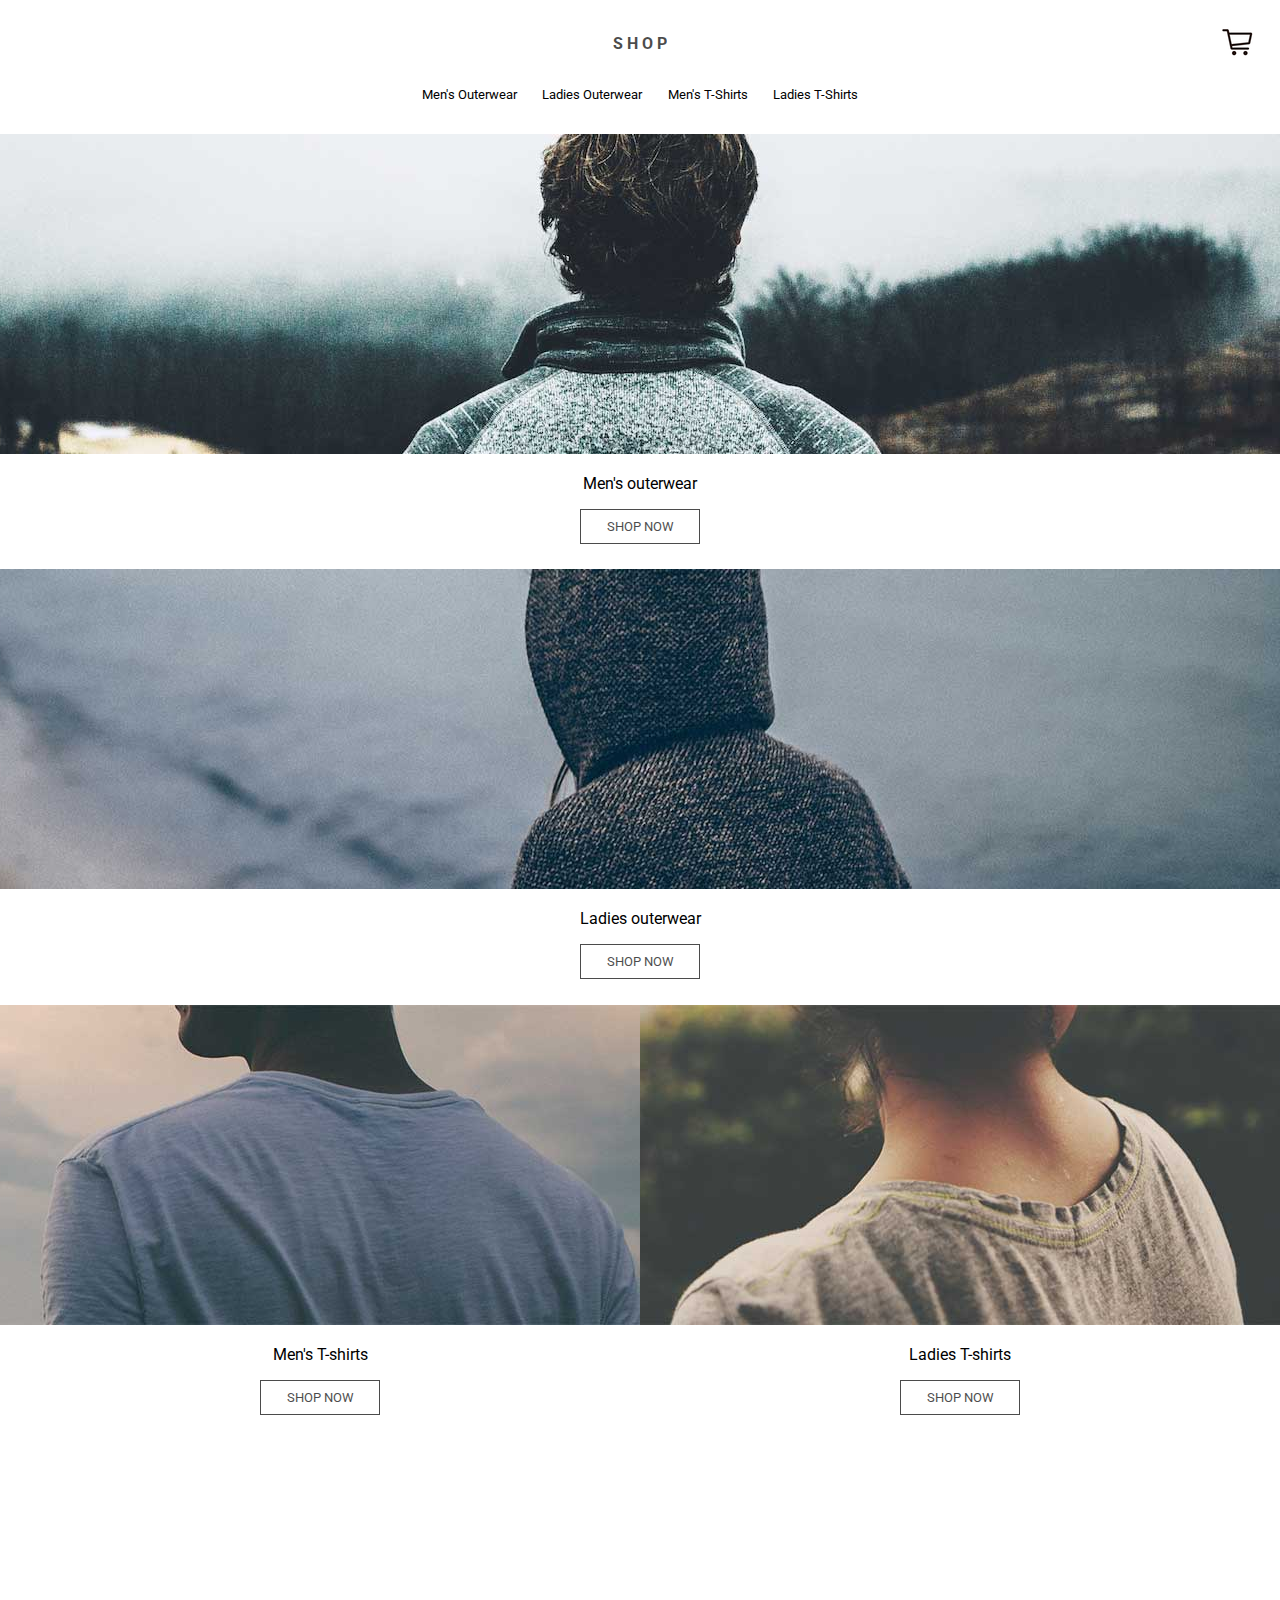
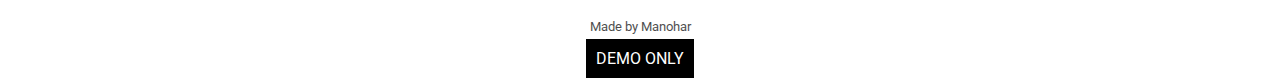
<file: index.html>
<!DOCTYPE html>
<html>
<head>
	<meta charset="utf-8" />
	<meta http-equiv="X-UA-Compatible" content="IE=edge">
	<title>Home-SHOP</title>
	<meta name="viewport" content="width=device-width, initial-scale=1">
	<link href="https://fonts.googleapis.com/css?family=Roboto" rel="stylesheet">
	<link rel="icon" href="resources/shop.png">
	<link rel="stylesheet" type="text/css" media="screen" href="main.css" />
	<script src="main.js"></script>
	
</head>
<body>
	<!-- title, the cart button and the side nav button   -->
	<header class="title-home">
			<div >
				<span onclick="openNav()" class="title-menu-icon">&#9776;</span>
			</div>

		<span><a href="index.html" class="top-title-home">S H O P</a></span>
		<a href="cart.html">
			<img id="cart-icon" alt="cart icon" src="resources/cart.png">
		</a>
	</header>
	<!-- The menu of different links to different pages is here -->
	<nav class="title-menu">
		<a href="mens-outerwear.html">Men's Outerwear </a>
		<a href="">Ladies Outerwear </a>		
		<a href="">Men's T-Shirts </a>		
		<a href="">Ladies T-Shirts </a> 
	</nav>
	<!-- when display width is reduced The menu of different links to different pages is here -->

	<nav id="title-nav-bar-side" class="title-menu-side">
		<a href="javascript:void(0)" class="closebtn" onclick="closeNav()">&times;</a>
		<a href="mens-outerwear.html">Men's Outerwear </a>
		<a href="">Ladies Outerwear </a>		
		<a href="">Men's T-Shirts </a>		
		<a href="">Ladies T-Shirts </a> 
	</nav>
	<!-- Men outerwear section in menu page with link to men's outerwear html page -->
	<figure class="title-cover-image">
		<a href="mens-outerwear.html">
			<img src="./resources/mens_outerwear.jpg">
		</a>
		<p>Men's outerwear</p>
		<form>
			<button type="submit" formaction="mens-outerwear.html">SHOP NOW</button>
		</form>
	</figure>
	<!-- women outerwear section in menu page with link to women's outerwear html page -->
	<figure class="title-cover-image">
		<a href="">
			<img src="./resources/ladies_outerwear.jpg">
		</a>
		<p>Ladies outerwear</p>
		<form>
			<button type="submit" formaction="womens-outerwear.html">SHOP NOW</button>
		</form>
	</figure>	
	<!-- T-shirt section in menu page -->
	<section class="title-tshirts">
		<!-- T-shirt section for MEN in menu page -->
		<figure class="title-cover-image">
			<a href="">
				<img src="./resources/mens_tshirts.jpg">
			</a>
			<p>Men's T-shirts</p>
			<form>
				<button type="submit" formaction="mens-tshirts.html">SHOP NOW</button>
			</form>
		</figure>
		<!-- T-shirt section for WOMEN in menu page -->
		<figure class="title-cover-image">
			<a href="">
				<img src="./resources/ladies_tshirts.jpg">
			</a>
			<p>Ladies T-shirts</p>
			<form>
				<button type="submit" formaction="ladies-tshirts.html">SHOP NOW</button>
			</form>
		</figure>
	</section>
	<footer class="title-footer">
		<a href="https://github.com/manoharglm/">Made by Manohar</a>
		<span>DEMO ONLY</span>
	</footer>
</body>
</html>
</file>
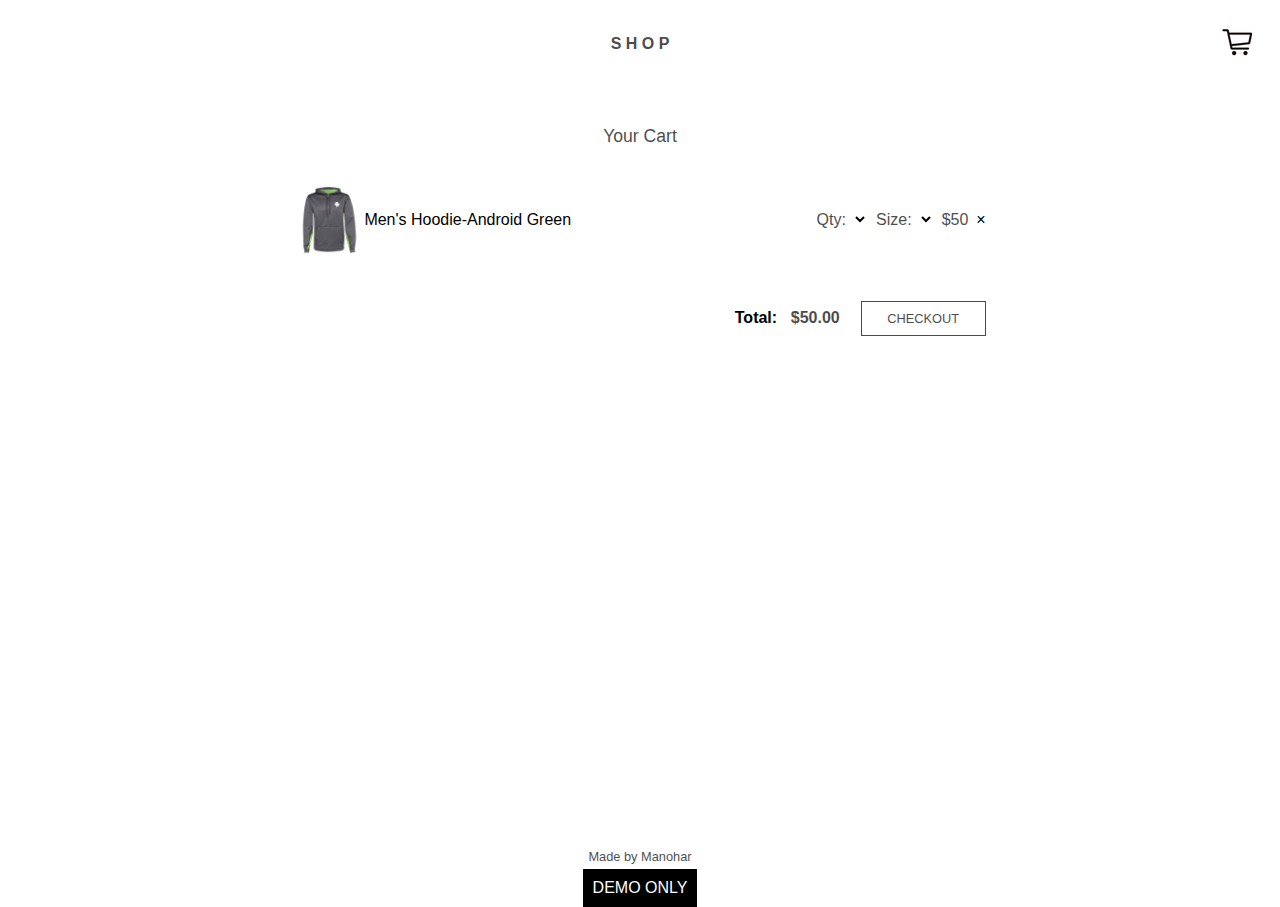
<file: cart.html>
<!DOCTYPE html>
<html>

<head>
    <meta charset="utf-8" />
    <meta http-equiv="X-UA-Compatible" content="IE=edge">
    <title>Your cart-SHOP</title>
    <link rel="icon" href="resources/shop.png">
    <meta name="viewport" content="width=device-width, initial-scale=1">
    <link rel="stylesheet" type="text/css" media="screen" href="main.css" />
    <script src="main.js"></script>
</head>

<body>
    <!-- title, the cart button and the side nav button   -->
    <header class="title-home">
        <div>
            <span onclick="openNav()" class="title-menu-icon">&#9776;</span>
        </div>

		<span><a href="index.html" class="top-title-home">S H O P</a></span>
        <a href="cart.html">
            <img id="cart-icon" alt="cart icon" src="resources/cart.png">
        </a>
    </header>
    <nav id="title-nav-bar-side" class="title-menu-side">
        <a href="javascript:void(0)" class="closebtn" onclick="closeNav()">&times;</a>
        <a href="mens-outerwear.html">Men's Outerwear </a>
        <a href="">Ladies Outerwear </a>
        <a href="">Men's T-Shirts </a>
        <a href="">Ladies T-Shirts </a>
    </nav>
    <main class="cart-content">
        <div class="cart-title">
            <span>Your Cart</span>
        </div>
        <section class="cart-items">
            <div class="cart-item-name">
                <img src="resources/men-outerwear-2.jpg">
                <p>
                    Men's Hoodie-Android Green
                </p>
            </div>
            <div class="cart-item-details-list">
                <div class="cart-item-details">
                    <label>Qty:</label>
                    <select>
                        <option>1</option>
                        <option>2</option>
                        <option>3</option>
                        <option>4</option>
                        <option>5</option>
                        <option>6</option>
                    </select>
                    <label>Size:</label>
                    <select>
                        <option>XS</option>
                        <option>S</option>
                        <option>M</option>
                        <option>L</option>
                        <option>XL</option>
                    </select>
                    <span>$50</span>
                </div>
                <div class="close-button">
                    <a>&times;</a>
                </div>
            </div>
        </section>
        <section class="cart-item-total-price">
            <div class="cart-item-total-price-checkout">
                <p>Total:</p>
                <span>$50.00</span>
            </div>
            <form class="item-checkout-button">
                <button type="submit" formaction="checkout.html" id="item-add-to-cart">
                    CHECKOUT
                </button>
            </form>
        </section>
    </main>
    <footer class="title-footer">
        <a href="https://github.com/manoharglm/">Made by Manohar</a>
        <span>DEMO ONLY</span>
    </footer>
</body>

</html>
</file>
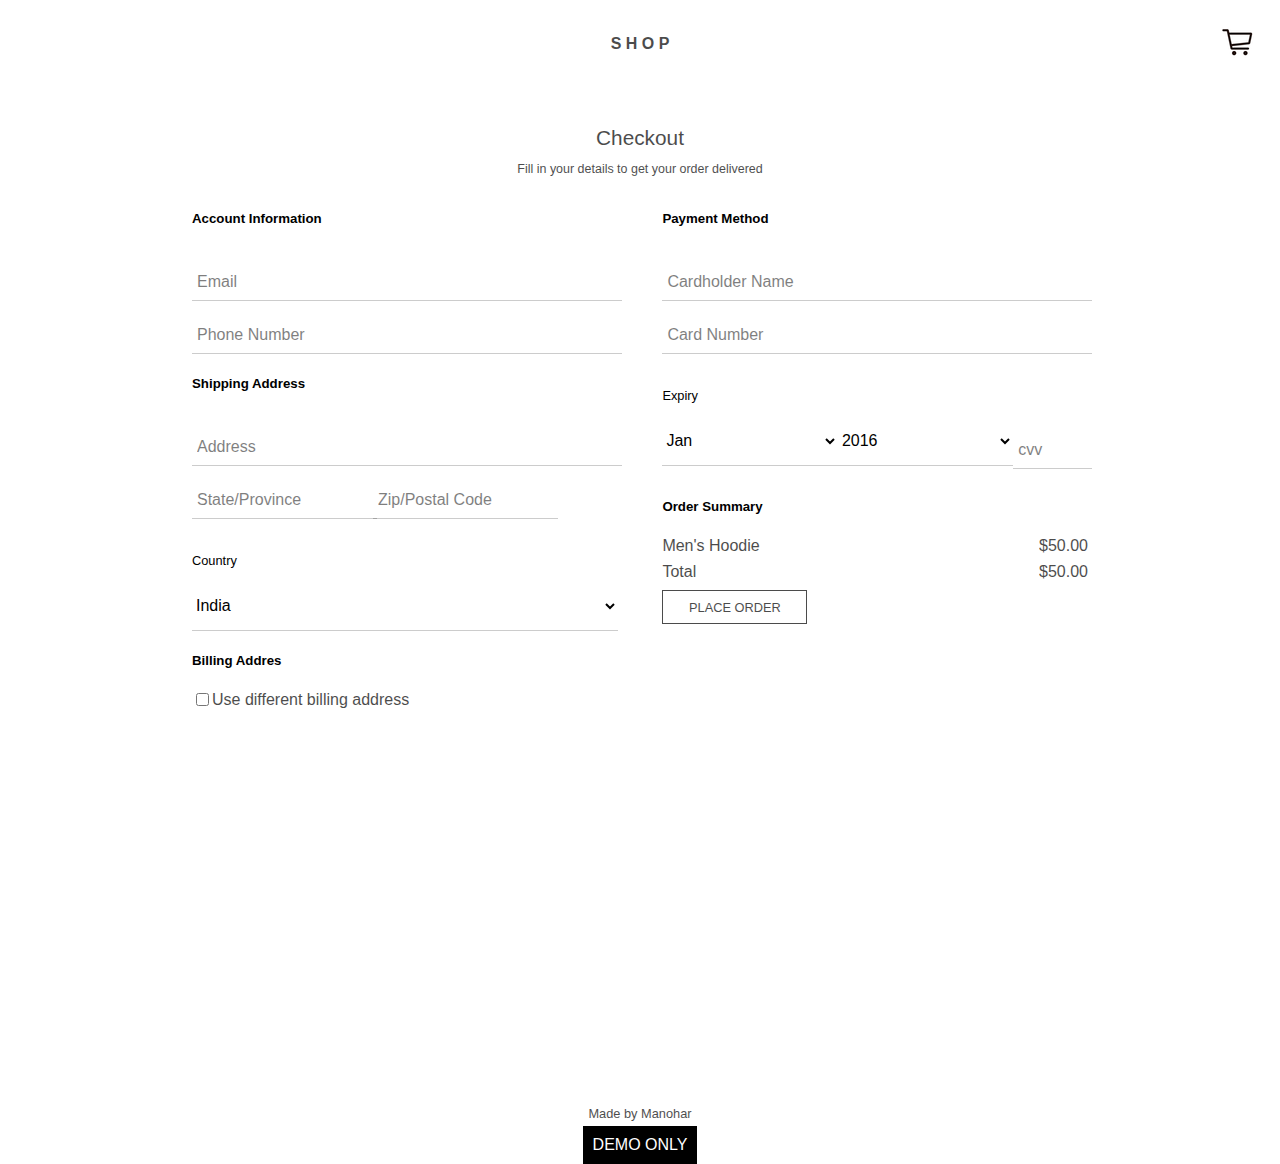
<file: checkout.html>
<!DOCTYPE html>
<html>

<head>
    <meta charset="utf-8" />
    <meta http-equiv="X-UA-Compatible" content="IE=edge">
    <title>Checkout-SHOP</title>
    <link rel="icon" href="resources/shop.png">
    <meta name="viewport" content="width=device-width, initial-scale=1">
    <link rel="stylesheet" type="text/css" media="screen" href="main.css" />

    <script src="main.js"></script>
</head>

<body>
    <header class="title-home">
        <div>
            <span onclick="openNav()" class="title-menu-icon">&#9776;</span>
        </div>

        <span><a href="index.html" class="top-title-home">S H O P</a></span>
        <a href="cart.html">
            <img id="cart-icon" alt="cart icon" src="resources/cart.png">
        </a>
    </header>
    <nav id="title-nav-bar-side" class="title-menu-side">
        <a href="javascript:void(0)" class="closebtn" onclick="closeNav()">&times;</a>
        <a href="mens-outerwear.html">Men's Outerwear </a>
        <a href="">Ladies Outerwear </a>
        <a href="">Men's T-Shirts </a>
        <a href="">Ladies T-Shirts </a>
    </nav>
    <main class="checkout-content">
        <diV class="checkout-title">
            <span>Checkout</span>
            <p>Fill in your details to get your order delivered</p>
        </diV>
        <div class="checkout-form">
            <section class="checkout-form-left-row">
                <h5>Account Information</h3>
                    <div class="checkout-form-input">
                        <input type="email">
                        <span class="bar"></span>
                        <label class="material-label">Email</label> 
                    </div>
                    <div class="checkout-form-input">
                        <input type="tel" Phone Number>
                        <span class="bar"></span>
                        <label class="material-label">Phone Number</label>
                    </div>
                    <h5>Shipping Address</h5>
                    <div class="checkout-form-input">
                        <input type="text" Address>
                        <span class="bar"></span>
                        <label class="material-label">Address</label>
                    </div>
                    <div class="checkout-state-zip-flex">
                        <div class="checkout-form-input">
                            <input type="text">
                            <span class="bar"></span>
                            <label class="material-label">State/Province</label> 
                        </div>
                        <div class="checkout-form-input">
                            <input type="text" >
                            <span class="bar"></span>
                            <label class ="material-label">Zip/Postal Code</label>
                        </div>
                    </div>
                    <div class="checkout-country-select">
                        <p class="checkout-label">Country</p>
                        <select>
                            <option>India</option>
                            <option>United States</option>
                            <option>Canada</option>
                        </select>
                    </div>
                    <h5>Billing Addres</h5>
                    <div class="checkout-checkbox">
                        <input type="checkbox">
                        <span>
                            Use different billing address
                        </span>
                    </div>
            </section>
            <section class="checkout-form-right-row">
                <h5>Payment Method</h5>
                <div class="checkout-form-input">
                    <input type="text" >
                    <span class="bar"></span>
                    <label class ="material-label">Cardholder Name</label>
                </div>
                <div class="checkout-form-input">
                    <input type="text">
                    <span class="bar"></span>
                    <label class ="material-label">Card Number</label>
                </div>
                <p class="checkout-label">Expiry</p>
                <div class="checkout-form-expiry-date">
                    <select name="Month">
                        <option>Jan</option>
                        <option>Feb</option>
                        <option>Mar</option>
                        <option>Apr</option>
                        <option>May</option>
                        <option>Jun</option>
                        <option>Jul</option>
                        <option>Aug</option>
                        <option>Sep</option>
                        <option>Oct</option>
                        <option>Nov</option>
                        <option>Dec</option>
                    </select>

                    <select name="Year">
                        <option>2016</option>
                        <option>2017</option>
                        <option>2018</option>
                        <option>2019</option>
                        <option>2020</option>
                        <option>2021</option>
                        <option>2022</option>
                        <option>2024</option>
                        <option>2025</option>
                        <option>2026</option>
                        <option>2027</option>
                        <option>2028</option>
                    </select>
                    <div class="checkout-form-input">
                        <input type="password">
                        <span class="bar"></span>
                        <label class ="material-label">cvv</label>
                    </div>
                </div>
                <h5>Order Summary</h5>
                <div class="checkout-order-summary">
                    <span>Men's Hoodie</span>
                    <span>$50.00</span>
                </div>
                <div class="checkout-total">
                    <span>Total</span>
                    <span>$50.00</span>
                </div>
                <form class="item-checkout-button">
                    <button type="submit" formaction="message.html" id="item-add-to-cart">
                        PLACE ORDER
                    </button>
                </form>
            </section>
        </div>
    </main>
    <footer class="title-footer">
        <a href="https://github.com/manoharglm/">Made by Manohar</a>
        <span>DEMO ONLY</span>
    </footer>
</body>

</html>
</file>
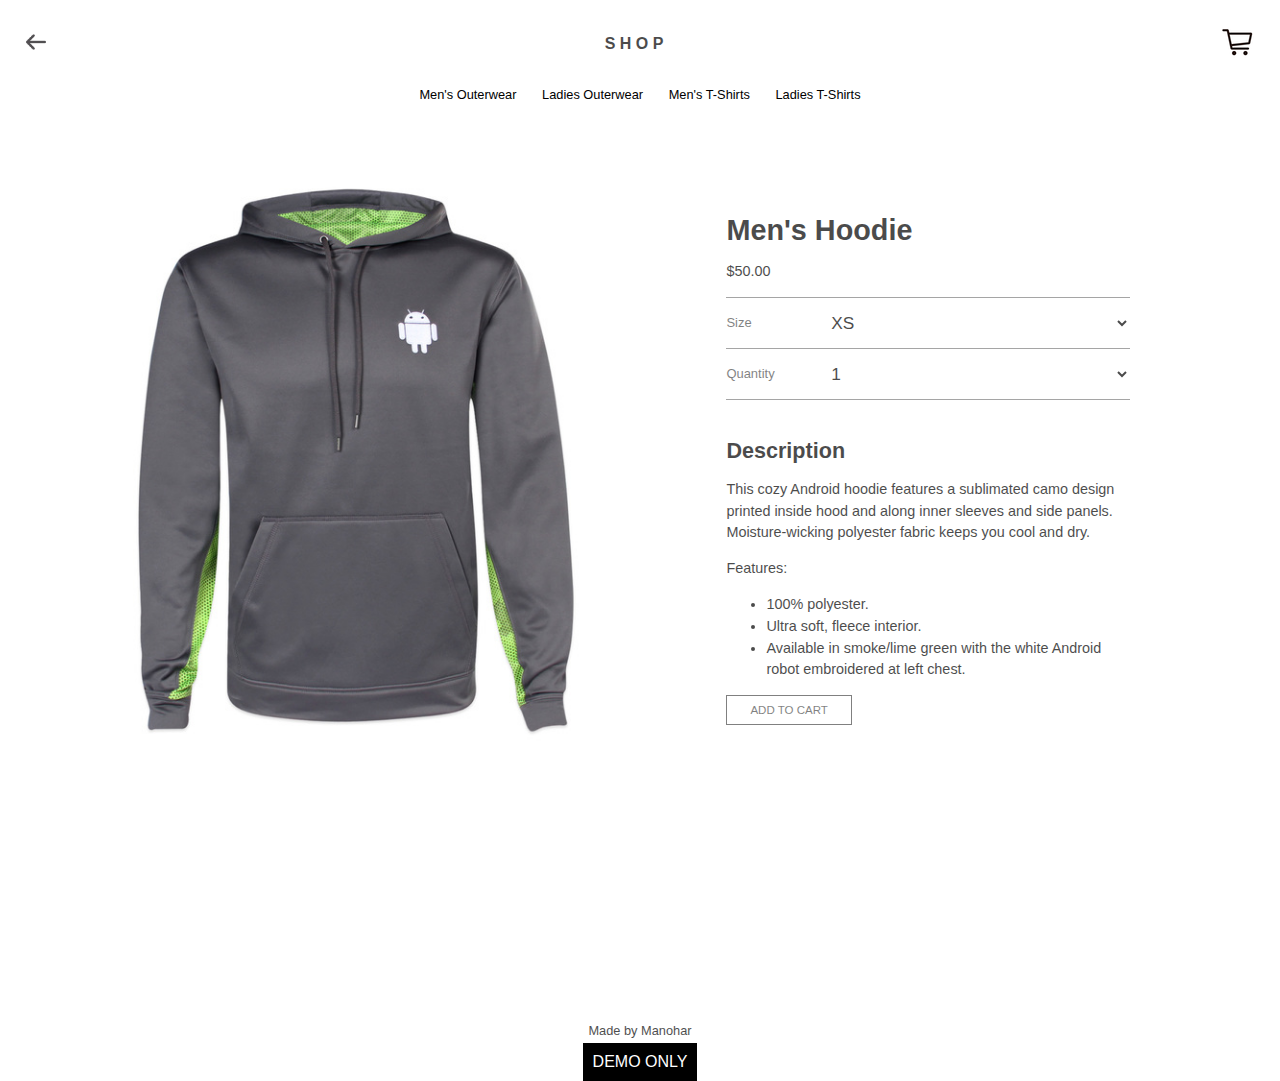
<file: item-description.html>
<!DOCTYPE html>
<html>
<head>
    <meta charset="utf-8" />
    <meta http-equiv="X-UA-Compatible" content="IE=edge">
    <title>Description-HOME</title>
    <link rel="icon" href="resources/shop.png">
    <meta name="viewport" content="width=device-width, initial-scale=1">
    <link rel="stylesheet" type="text/css" media="screen" href="main.css" />
    <script src="main.js"></script>
</head>
<body>
    <!-- title, the cart button and the side nav button   -->
    <header class="title-home">
		<a>
            <span onclick="window.history.go(-1); return false;" class="title-back-arrow-icon">
                <img src="resources/back.png"/>
            </span>
		</a>

		<span><a href="index.html" class="top-title-home">S H O P</a></span>
		<a href="cart.html">
			<img id="cart-icon" alt="cart icon" src="resources/cart.png">
		</a>
    </header>
    	<!-- The menu of different links to different pages is here -->
	<nav class="title-menu">
            <a href="mens-outerwear.html">Men's Outerwear </a>
            <a href="">Ladies Outerwear </a>
            <a href="">Men's T-Shirts </a>
            <a href="">Ladies T-Shirts </a>
    </nav>
    <main class="item-description">
        <div class="item-description-image">
            <img src="resources/hoodie-android.jpg"/>
        </div>
        <section class="item-description-details">
            <section class="item-description-details-text" >
                <h1>Men's Hoodie</h1>
                <p>$50.00</p>
                <!-- Here goes two input dropdown items with google style boxes for size and Quantity   -->
                <section class="item-description-dropdown">
                    <form>
                        <div class="item-description-dropdown-size">
                            <label>Size</label>
                            <select>
                                <option>XS</option>
                                <option>S</option>
                                <option>M</option>
                                <option>L</option>
                                <option>XL</option>
                            </select>
                        </div>
                        <div class="item-description-dropdown-quantity">
                            <label>Quantity</label>
                            <select>
                                <option>1</option>
                                <option>2</option>
                                <option>3</option>
                                <option>4</option>
                                <option>5</option>
                            </select>
                        </div>
                    </form>
                </section>
                <br>
                <h2>
                    Description
                </h2>
                <p>
                    This cozy Android hoodie features a sublimated camo design printed inside hood and along inner sleeves and side panels. Moisture-wicking polyester fabric keeps you cool and dry. 
                </p>
                <p>
                    Features:
                </p>
                <ul>
                    <li>
                        100% polyester.
                    </li>
                    <li>
                        Ultra soft, fleece interior. 
                    </li>
                    <li>
                        Available in smoke/lime green with the white Android robot embroidered at left chest.
                    </li>
                </ul>
                <form>
                    <button type="submit" formaction="cart.html" id="item-add-to-cart">
                        ADD TO CART
                    </button>
                </form>
            </section>

        </section>
    </main>
    <footer class="title-footer">
		<a href="https://github.com/manoharglm/">Made by Manohar</a>
		<span>DEMO ONLY</span>
	</footer>
</body>
</html>
</file>
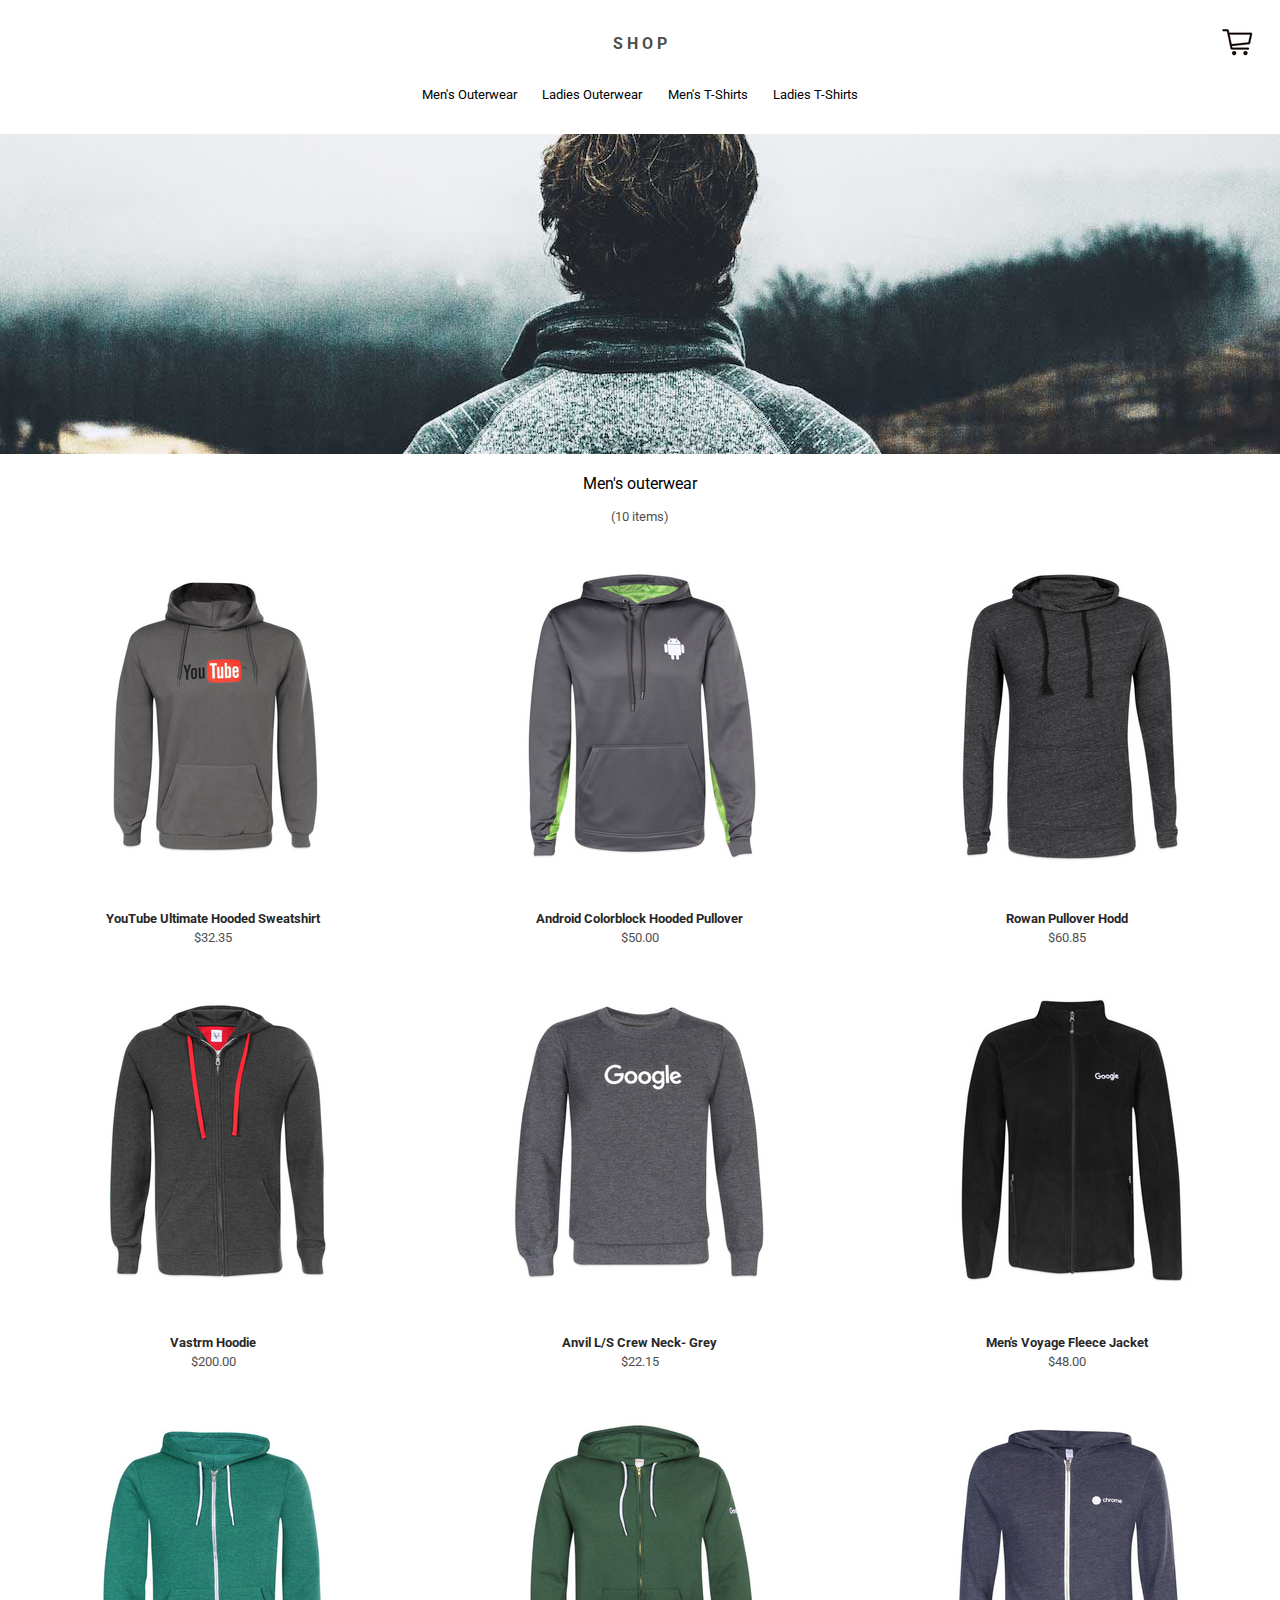
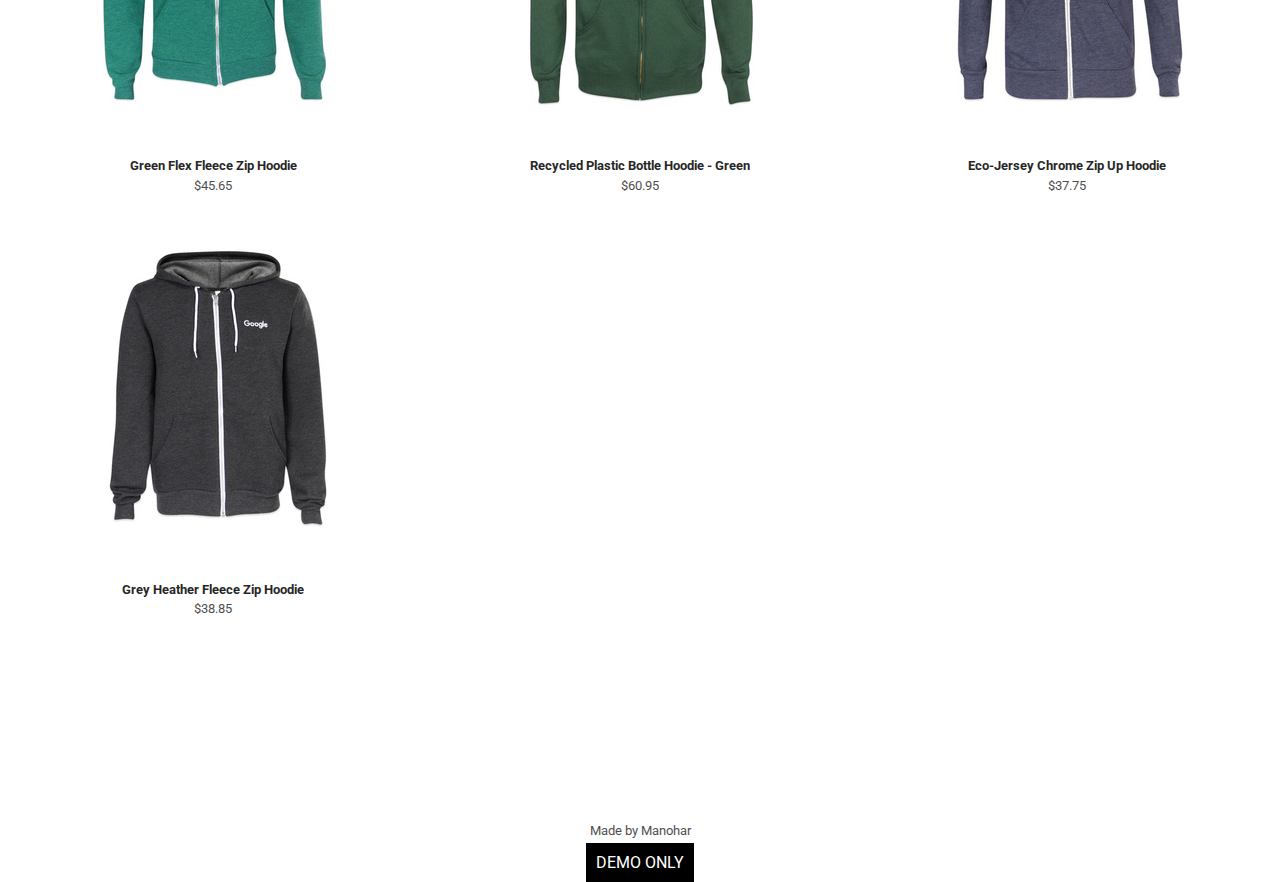
<file: mens-outerwear.html>
<!DOCTYPE html>
<html>

<head>
	<meta charset="utf-8" />
	<meta http-equiv="X-UA-Compatible" content="IE=edge">
	<title>Men's outerwear-SHOP</title>
	<meta name="viewport" content="width=device-width, initial-scale=1">
	<link href="https://fonts.googleapis.com/css?family=Roboto" rel="stylesheet">
	<link rel="icon" href="resources/shop.png">
	<link rel="stylesheet" type="text/css" media="screen" href="main.css" />

</head>

<body>
	<!-- title, the cart button and the side nav button   -->
	<header class="title-home">
		<div>
			<span onclick="openNav()" class="title-menu-icon">&#9776;</span>
		</div>

		<span><a href="index.html" class="top-title-home">S H O P</a></span>
		<a href="cart.html">
			<img id="cart-icon" alt="cart icon" src="resources/cart.png">
		</a>
	</header>
	<!-- The menu of different links to different pages is here -->
	<nav class="title-menu">
		<a href="mens-outerwear.html">Men's Outerwear </a>
		<a href="">Ladies Outerwear </a>
		<a href="">Men's T-Shirts </a>
		<a href="">Ladies T-Shirts </a>
	</nav>
	<!-- when display width is reduced The menu of different links to different pages is here -->

	<nav id="mySidenav" class="title-menu-side">
		<a href="javascript:void(0)" class="closebtn" onclick="closeNav()">&times;</a>
		<a href="mens-outerwear.html">Men's Outerwear </a>
		<a href="">Ladies Outerwear </a>
		<a href="">Men's T-Shirts </a>
		<a href="">Ladies T-Shirts </a>
	</nav>
	<!-- Men outerwear section in menu page with link to men's outerwear html page -->
	<main class="men-outerwear-page">
		<figure class="title-cover-image">
			<a  id="cover-image-outerwear">
				<img src="./resources/mens_outerwear.jpg">
			</a>
			<p>Men's outerwear</p>
			<span>(10 items)</span>
		</figure>
		<!-- grid of the outerwear  -->
		<section class="men-outerwear-items">
			<a href="#" class="men-outerwear-item">
				<img src="./resources/men-outerwear-1.jpg">
				<strong>YouTube Ultimate Hooded Sweatshirt </strong>
				<span>$32.35</span>
			</a>
			<a href="item-description.html" class="men-outerwear-item">
				<img src="./resources/men-outerwear-2.jpg">
				<strong>Android Colorblock Hooded Pullover</strong>
				<span>$50.00</span>
			</a>

			<a href="#" class="men-outerwear-item">
				<img src="./resources/men-outerwear-3.jpg">
				<strong>Rowan Pullover Hodd</strong>
				<span>$60.85</span>
			</a>

			<a href="#" class="men-outerwear-item">
				<img src="./resources/men-outerwear-4.jpg">
				<strong>Vastrm Hoodie</strong>
				<span>$200.00</span>
			</a>

			<a href="#" class="men-outerwear-item">
				<img src="./resources/men-outerwear-5.jpg">
				<strong>Anvil L/S Crew Neck- Grey</strong>
				<span>$22.15</span>
			</a>

			<a href="#" class="men-outerwear-item">
				<img src="./resources/men-outerwear-6.jpg">
				<strong>Men's Voyage Fleece Jacket</strong>
				<span>$48.00</span>
			</a>

			<a href="#" class="men-outerwear-item">
				<img src="./resources/men-outerwear-7.jpg">
				<strong>Green Flex Fleece Zip Hoodie</strong>
				<span>$45.65</span>
			</a>

			<a href="#" class="men-outerwear-item">
				<img src="./resources/men-outerwear-8.jpg">
				<strong>Recycled Plastic Bottle Hoodie - Green</strong>
				<span>$60.95</span>
			</a>

			<a href="#" class="men-outerwear-item">
				<img src="./resources/men-outerwear-9.jpg">
				<strong>Eco-Jersey Chrome Zip Up Hoodie</strong>
				<span>$37.75</span>
			</a>

			<a href="#" class="men-outerwear-item">
				<img src="./resources/men-outerwear-10.jpg">
				<strong>Grey Heather Fleece Zip Hoodie</strong>
				<span>$38.85</span>
			</a>

		</section>
	</main>
	<footer class="title-footer">
		<a href="https://github.com/manoharglm/">Made by Manohar</a>
		<span>DEMO ONLY</span>
	</footer>
	<!-- Script for side nav bar -->
	<script>
		function openNav() {
			document.getElementById("mySidenav").style.width = "200px";
		}

		function closeNav() {
			document.getElementById("mySidenav").style.width = "0";
		}
	</script>
	
</body>

</html>
</file>
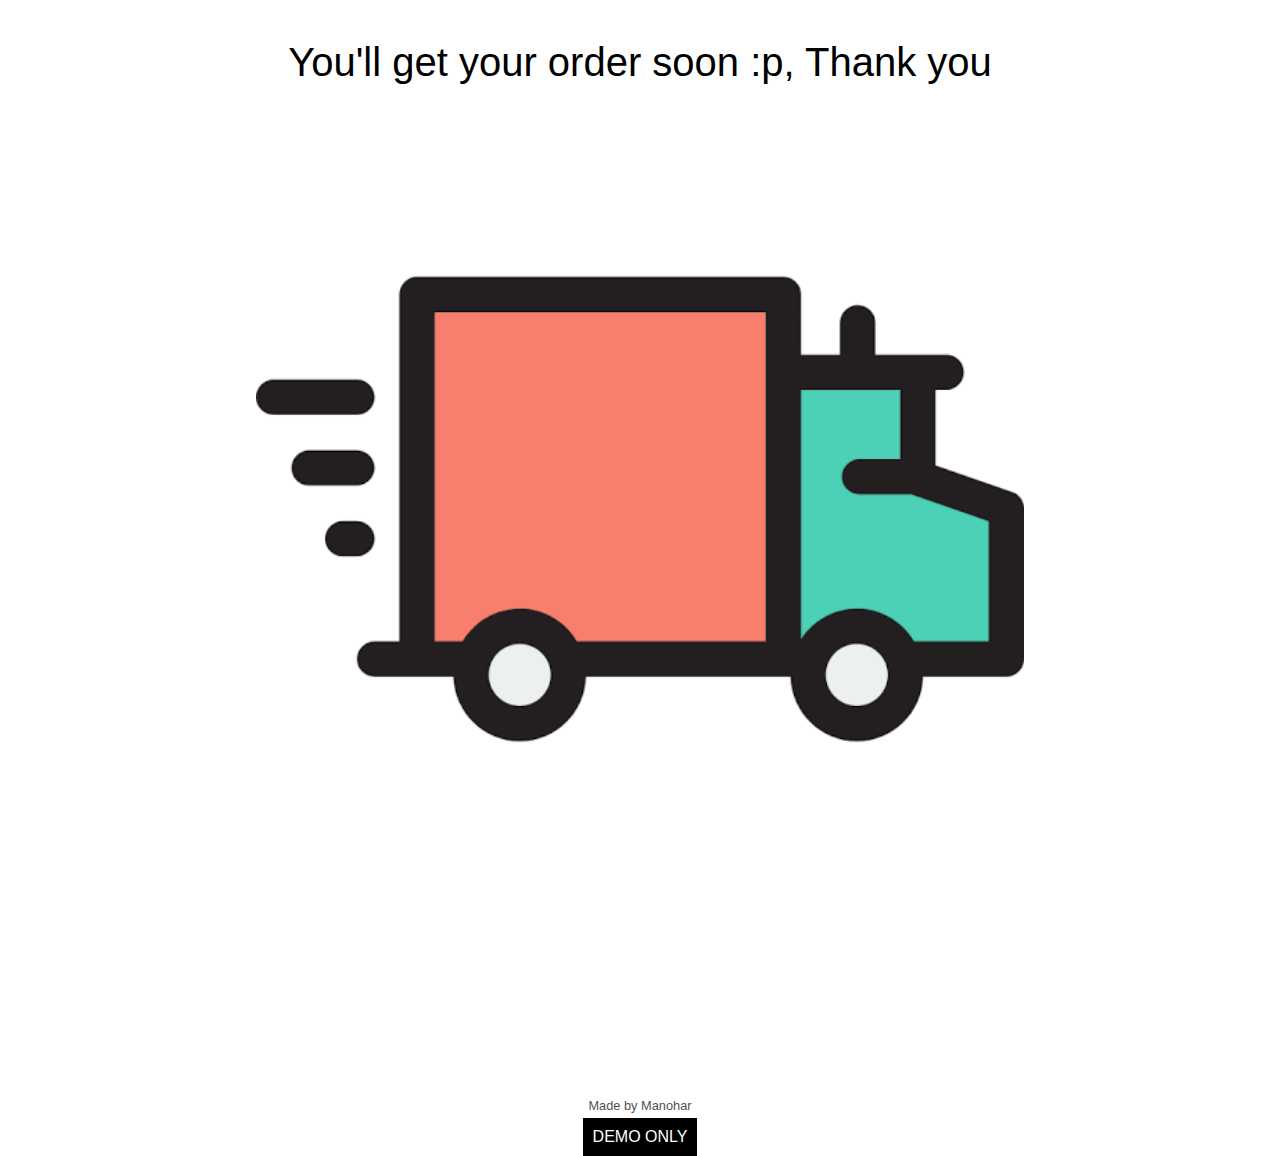
<file: message.html>
<!DOCTYPE html>
<html>
<head>
    <meta charset="utf-8" />
    <meta http-equiv="X-UA-Compatible" content="IE=edge">
    <title>Message-SHOP</title>
    <meta name="viewport" content="width=device-width, initial-scale=1">
    <link rel="stylesheet" type="text/css" media="screen" href="main.css" />
    <style>
         body{
            display: flex;
            flex-direction: column;
         }
         p{
            font-size: 2.5em;
            font-weight: 200;
            text-align: -webkit-center;
         }
         img{
            width: 60%;
            height: auto;
            align-self: center;
         }-

    </style>
    <!-- <link rel="stylesheet" type="text/css" media="screen" href="main.css" /> -->
    <!-- <script src="main.js"></script> -->
</head>
<body>
   <p>You'll get your order soon :p, Thank you</p> 
   <img src="resources/truck.png">
   <footer class="title-footer">
		<a href="https://github.com/manoharglm/">Made by Manohar</a>
		<span>DEMO ONLY</span>
	</footer>
</body>
</html>
</file>
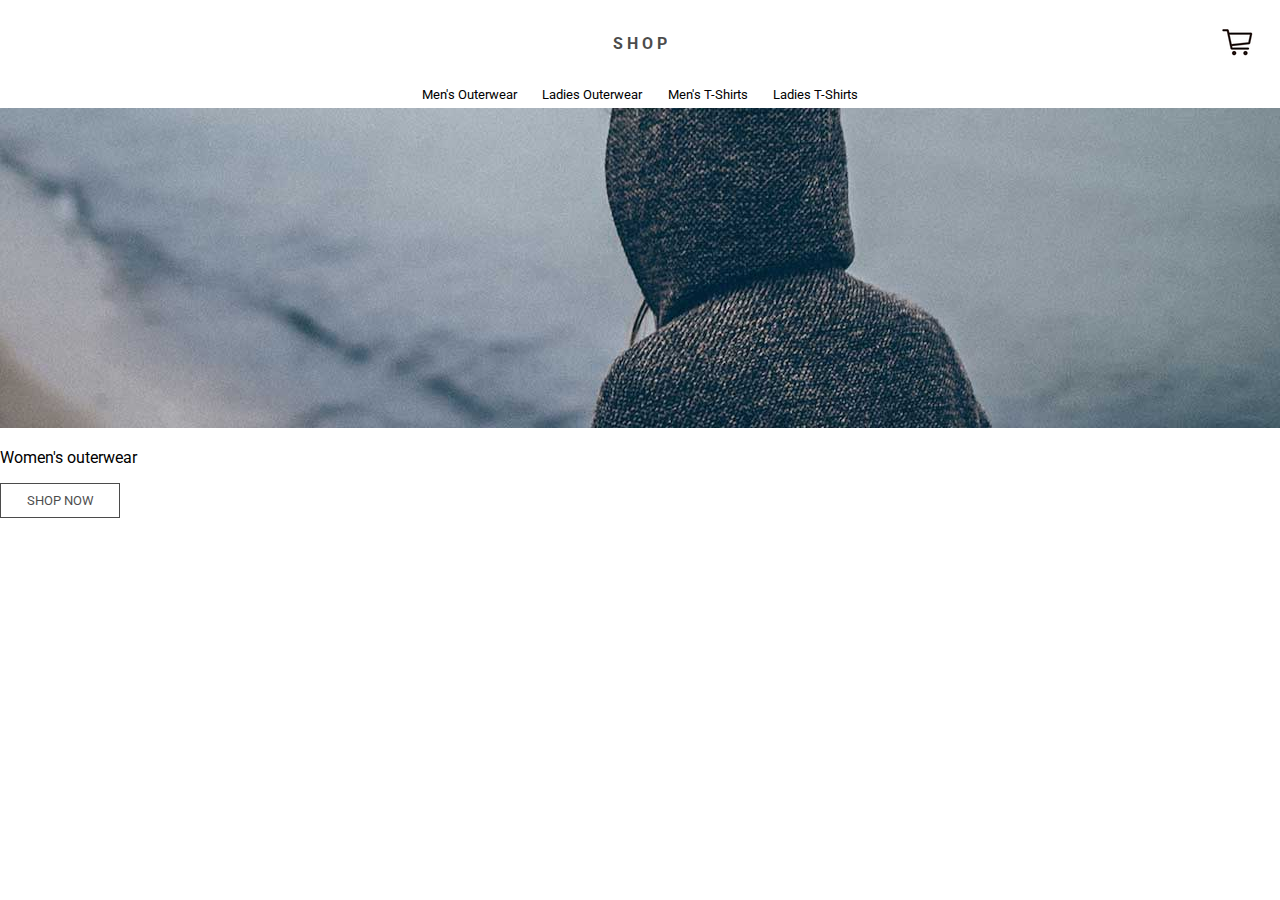
<file: womens-outerwear.html>
<!DOCTYPE html>
<html>
<head>
	<meta charset="utf-8" />
	<meta http-equiv="X-UA-Compatible" content="IE=edge">
	<title>Men's outerwear-SHOP</title>
	<meta name="viewport" content="width=device-width, initial-scale=1">
	<link href="https://fonts.googleapis.com/css?family=Roboto" rel="stylesheet">
	<link rel="icon" href="resources/shop.png">
	<link rel="stylesheet" type="text/css" media="screen" href="main.css" />
	
</head>
<body>
	<!-- title, the cart button and the side nav button   -->
	<div class="title-home">
			<div >
				<span onclick="openNav()" class="title-menu-icon">&#9776;</span>
			</div>

		<span>S H O P</span>
		<a href="#">
			<img id="cart-icon" alt="cart icon" src="resources/cart.png">
		</a>
	</div>
	<!-- The menu of different links to different pages is here -->
	<div class="title-menu">
		<a href="mens-outerware.html">Men's Outerwear </a>
		<a href="">Ladies Outerwear </a>		
		<a href="">Men's T-Shirts </a>		
		<a href="">Ladies T-Shirts </a> 
	</div>
	<!-- when display width is reduced The menu of different links to different pages is here -->

	<div id="mySidenav" class="title-menu-side">
		<a href="javascript:void(0)" class="closebtn" onclick="closeNav()">&times;</a>
		<a href="mens-outerware.html">Men's Outerwear </a>
		<a href="">Ladies Outerwear </a>		
		<a href="">Men's T-Shirts </a>		
		<a href="">Ladies T-Shirts </a> 
	</div>
    <div class="title-men-outerwear">
		<a href="">
			<img src="./resources/ladies_outerwear.jpg">
		</a>
	</div>
	<div class="title-button-men-outerwear">
		<p>Women's outerwear</p>
		<form>
			<button type="submit" formaction="womens-outerwear.html">SHOP NOW</button>
		</form>
	</div>	

	<!-- Script for side nav bar -->
	<script>
		function openNav() {
			document.getElementById("mySidenav").style.width = "200px";
			// document.body.style.backgroundColor = "rgba(0,0,0,0.3)";
			// document.getElementById("cart-icon").style.backgroundColor =  "rgba(0,0,0,0.3)";;
		}
		
		function closeNav() {
			document.getElementById("mySidenav").style.width = "0";
			// document.body.style.backgroundColor = "white";

		}
	</script>	
</body>
</html>
</file>
<file: main.css>
*{
    font-family: 'Roboto', sans-serif;
}
body{
    border: 0;
    margin: 0;
    height: 100%;
}
html {
    padding-bottom: 20%;
    min-height: 100%;
    box-sizing: border-box;
    -moz-box-sizing: border-box;
    position: relative;
}
@media only screen and (max-width: 767px) {
    .title-menu-icon{
        visibility: visible;
    }
    .title-menu{
        display: none;
    }   
    .title-cover-image img{
        max-height: 240px;
    }
    /* this property changes the men-outerwear.html to align two hoodies in a row */
    .men-outerwear-items{
        display: grid;
        grid-template-columns:auto auto;
    }
    #cover-image-outerwear{
        display: none;
    }
     /* This property make sthe description page for mobile version to avoid flexing */
     .item-description{
        display: grid;
        grid-template-columns: auto;
        align-items: center;
        margin-top: 5%;  
        margin-bottom: 7%;   
    }
   /* This property makes the button in description page for mobile version to be fixed at bottom */
    #item-add-to-cart {
        position: fixed;
        bottom: 0;
        left: 0;
        width: 100%;
        border: none;
        color: white;
        background-color: #000066;
        height: 60px;
        opacity: 1;
    }
    /* hide cart item details to display them on below line in mobile view */

    /* .cart-item-total-price-checkout{
        right:0px;
    } */
    .cart-item-details-list{
        flex-direction: column-reverse;
         /* align-items: flex-end; */
    } 
    .cart-items{
        align-items: baseline;
    }
    /* to make the checkout page responsive for mobile version */
    .checkout-form{
        grid-template-columns: 1fr;
    }
    .close-button{
        align-self: flex-end;
    }
    .cart-content{
        margin:5%;
    }
    .checkout-content{
        margin: 5% 10%;
        padding-bottom: 10%;
    }
}
@media only screen and (min-width: 768px) {
    .title-menu{
        display: flex;
        justify-content: center;
        font-size: 0.8em;
    }
    .title-menu a{
        padding-bottom: 6px;
    }
    .title-menu a:focus{
        padding-bottom: 4px;
        border-bottom: 2px solid black;
    }
    .title-menu-icon{
        visibility: hidden;
    }
    .men-outerwear-items{
        display: grid;
        grid-template-columns: auto auto auto;
    }
/* This property make sthe description page for desktop version to avoid flexing */
    .item-description{
        display: grid;
        grid-template-columns: 1fr 1fr;
        align-items: center;
        margin:5% 5%;
    }
    .checkout-form{
        display: grid;
        grid-template-columns: 1fr 1fr;
        grid-column-gap: 5%;
    }
    /* .cart-items{
        align-items: center;
    } */
    .cart-content{
        margin:5% 20%;
    }
    /* .cart-item-details-list{
        justify-content: space-between;
    } */
    .checkout-content{
        margin: 5% 15%;
        padding-bottom: 10%;
    }
}

.title-home{
    display: flex;
    justify-content: space-between;
    align-items: center;
    font-weight: bold;
    margin: 2%;
}
.title-menu a{
    color: black;
    text-decoration: none;
    margin: 0% 1%;
}

.title-home div{
    text-decoration: none;
    color: black;
    cursor:pointer ;
    width: 32px;
    height: auto;
}
.top-title-home{
    text-decoration: none;
    color: black;
    opacity: 1;
}
.title-menu-side {
    visibility: hidden;
    height: 100%;
    width: 0;
    position: fixed;
    z-index: 1;
    top: 0;
    left: 0;
    background-color: white;
    overflow-x: hidden;
    padding-top: 60px;
} 
.title-menu-side a {
    padding: 8px 8px 8px 32px;
    text-decoration: none;
    font-size: 13px;
    color: black;
    display: block;
}
  
.title-menu-side .closebtn {
    position: absolute;
    top: 0;
    right: 25px;
    font-size: 36px;
    margin-left: 50px;
}

.title-menu-icon div{
    display: none;
    width: 20px;
    height: 3px;
    background-color: black;
    margin: 2px 0;
}

.title-cover-image{
    padding-top: 2%;
    width: 100%;
    height: 100%;
    margin: 0;
    display: flex;
    flex-direction: column;
    align-items: center;
}
.title-cover-image img{
    width: 100%;
    height: 320px;
    object-fit: cover;
}
.title-cover-image span{
    font-size: 0.8em;
}
button{
    background-color: transparent;
    padding: 0.7em 2em;
    text-align: center;
    font-size: 0.8em;   
    border: 1.5px solid black;   
    cursor: pointer;
    opacity: 0.7;
}
button:focus{
    background-color: black;
    color: white;
}
.title-tshirts{
    display: flex;
}
.title-footer{
    display: flex;
    justify-content: center;
    align-items: center;
    flex-direction: column;
    padding-top: 10%;
    bottom: 0;
    left: 0;
    right: 0;
    position: absolute;
    height:50px;
    z-index: -1;
}
.title-footer a{
    font-size: 0.8em;
    opacity: 0.7;
    text-decoration: none;
    color: black;
    padding: 5px 5px;
}
.title-footer span{
    background-color: black;
    color: white;
    text-align: center;
    padding: 10px 10px;
    opacity: 1;
}

.men-outerwear-items a{
    display: flex;
    flex-direction: column;
    align-items: center;
    color: black;
    text-decoration: none;
}
.men-outerwear-item{
    line-height: 1.5;
}

.men-outerwear-item span{
    opacity: 0.7;
    font-size: 0.8em;
}
.men-outerwear-item img{
    /* align-self: center; */
    max-width: 100%;
    padding: 10% 0%;
}
.men-outerwear-item strong{
    font-size: 0.8em;
    opacity: 0.85;
}
 .men-outerwear-page{
    box-sizing: border-box;
    width: 100%;
}
/* Item Description page styling */
.title-back-arrow-icon img{
    resize: auto;
    height: 20px;
    width: auto;
    cursor: pointer;
}
.item-description-details header{
    opacity: 1;
}
.item-description-image img{
    resize: both;
    max-width: 100%;
    height: auto;
}
.item-description-image{
    justify-self: center;
}
.item-description-details-text{
    padding: 5% 15%;
    opacity: 0.7;
    font-size: 0.9em;
    line-height: 1.5em;
}
.item-description-dropdown div{
    border-bottom:1px solid rgba(0,0,0,0.5);
    display: flex;
    align-items: center;
}
.item-description-dropdown-size{
    border-top: 1px solid rgba(0,0,0,0.5);
}
.item-description-dropdown label{
    position: absolute;
    opacity: 0.7;
    font-size:0.9em;
}
.item-description-dropdown select{
    background: transparent;
    border: none;
    width:100%;
    outline: none;
    z-index: 1;
    /* text-indent: 20%; */
    padding-left: 25%;
    font-size: 1.2em;
    font-weight: 300;
}
 
/* style for cart page */

.cart-title{
    text-align: center;
    font-size: 1.1em;
}
.cart-items{
    display: flex;
    justify-content: space-between;
}
.cart-items, .cart-item-total-price{
    margin: 5%;
}
.cart-item-name img{
    max-width: 15%;
    height: auto;
    object-fit: contain;
    resize: both;
    max-width: 70px;
}
.cart-item-name{
    display: flex;
    align-items: center;
    /* justify-content: space-between; */
}
.cart-item-details select{
    background-color: transparent;
    border: none;
    outline: none;
    padding: 0% 5%;
}
.cart-item-total-price{
    display: flex;
    justify-content: flex-end;
    align-items: center;
}
.cart-item-details{
    display: flex;
    align-items: baseline;
    padding: 5%;
    /* justify-content: flex-end; */
}
.cart-item-details *{
    margin-right: 5%;
}
.cart-item-total-price-checkout{
    display: flex;
    align-items: center;
    font-weight: bold;
    margin-right: 5%;
}
.cart-item-total-price-checkout span{
    padding-left: 15%;
}
.cart-content section{
    font-size: 1em;
}
.cart-item-details label,span{
    opacity: 0.7;
}
.cart-item-details select{
    font-size: 1.2em;
}
.cart-item-details-list{
    display: flex;
    align-items: baseline;
    /* justify-content: flex-start; */
}  
/* Style for checkout page*/

.checkout-content input:not([type="checkbox"]),select{
    width: 100%;
    border: transparent;
    outline: none;
    height: 50px;
    border-bottom: 1px solid rgba(0,0,0,0.2);
    background-color: transparent;
    display: block;
    transition: opacity 3s;
    /* padding-bottom: 1.5%; */
}
select{
    font-size: 1em;
}
.checkout-content input:not([type="checkbox"]):focus{
    border-bottom:3px solid rgba(0,0,0,1);
}
.checkout-content input::-webkit-input-placeholder {
    font-size: 1.35em;
}
/* .checkout-content label{
    font-size: 0.8em;
    opacity: 0.7;
} */
.checkout-title{
    text-align: center;
}
.checkout-title{
    font-size: 1.3em;
    font-weight: 100;
}
.checkout-title p{
    font-size: 0.6em;
    opacity: 0.7;
}
.checkout-checkbox{
    display: flex;
    align-items: center;
}

.checkout-state-zip-flex{
    display: flex;
    align-items: baseline;
    justify-content: flex-start;
}
.checkout-total, .checkout-order-summary, .checkout-form-expiry-date{
    display: flex;
    align-items: baseline;
    justify-content: space-between;
    padding-bottom: 2%;
    opacity: 1;  
}
.checkout-label{
    padding-top: 5%;
    font-size: 0.8em;
}
/* Material design for checkout form */
.checkout-form-input{
    position: relative;
}
.material-label {
    position: absolute;
    left: 5px;
    top: 25px;
    font-size: 1em;
    opacity: 0.5;
    transition: 0.2s ease all;
    z-index: -1;
  }
input:focus~.material-label {
    top: 5px;
    font-size: 0.7em;
    opacity: 1;
}
</file>
